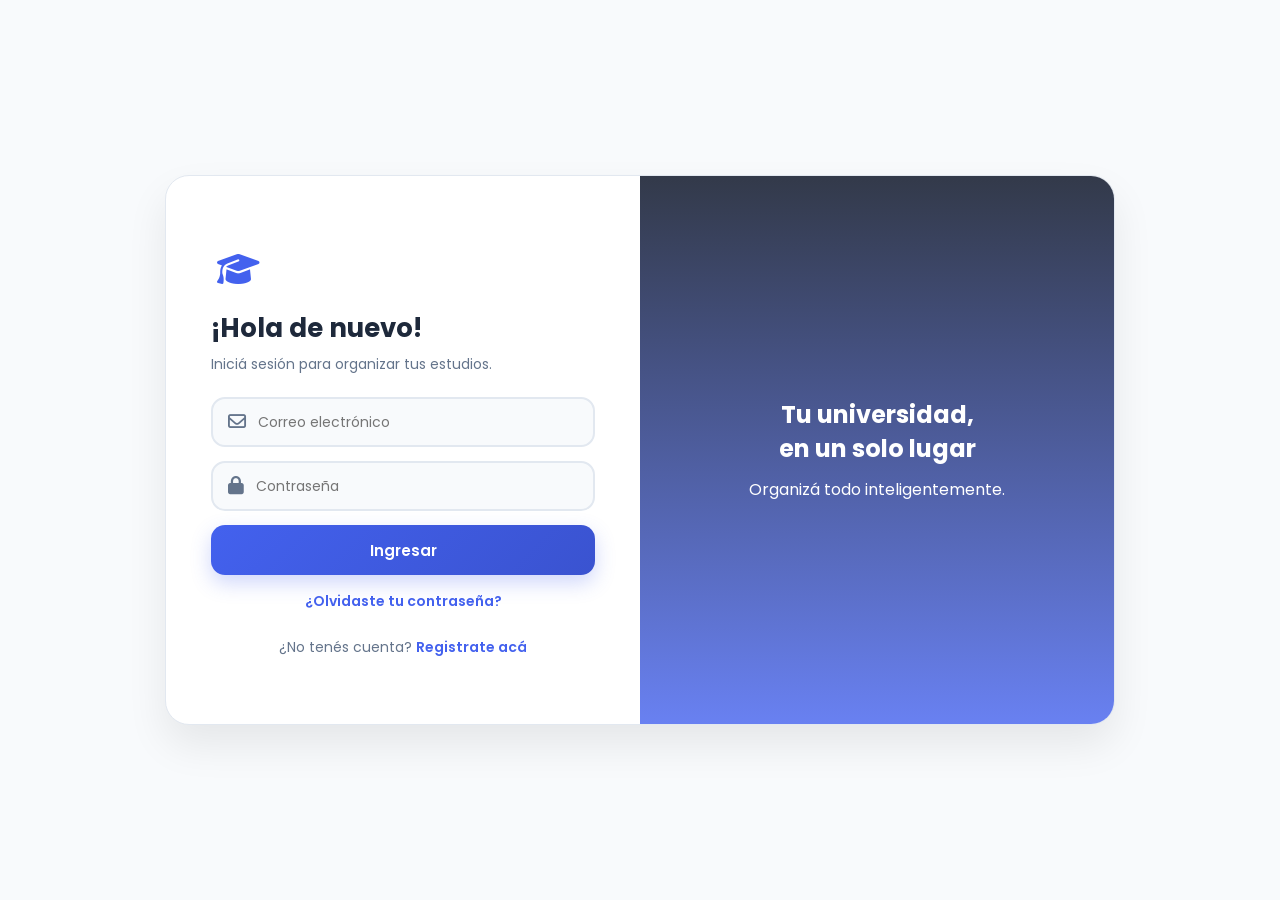
<file: index.html>
<!DOCTYPE html>
<html lang="es">
<head>
    <meta charset="UTF-8">
    <meta name="viewport" content="width=device-width, initial-scale=1.0">
    <title>Mi Vida Universitaria - Login</title>
    <link rel="stylesheet" href="https://cdnjs.cloudflare.com/ajax/libs/font-awesome/6.5.2/css/all.min.css">
    <link rel="stylesheet" href="./styles.css">
</head>
<body>
    <div class="login-page fade-in">
        <div class="login-card">
            <div class="login-content">
                <div class="logo"><i class="fa-solid fa-graduation-cap"></i></div>
                <h1>¡Hola de nuevo!</h1>
                <p class="subtitle">Iniciá sesión para organizar tus estudios.</p>
                <form id="loginForm">
                    <div class="input-group">
                        <i class="fa-regular fa-envelope"></i>
                        <input type="email" id="email" placeholder="Correo electrónico" required>
                    </div>
                    <div class="input-group">
                        <i class="fa-solid fa-lock"></i>
                        <input type="password" id="password" placeholder="Contraseña" required>
                    </div>
                    <button type="submit" class="btn-primary">Ingresar</button>
                </form>
                <a href="recuperar.html" class="forgot-password">¿Olvidaste tu contraseña?</a>
                <p class="register-text">¿No tenés cuenta? <a href="registro.html">Registrate acá</a></p>
            </div>
            <div class="login-decoration"><div class="decoration-text"><h2>Tu universidad,<br>en un solo lugar</h2><p>Organizá todo inteligentemente.</p></div></div>
        </div>
    </div>
    <script src="./js/ui.js"></script>
    <script src="./js/auth.js"></script>
</body>
</html>
</file>
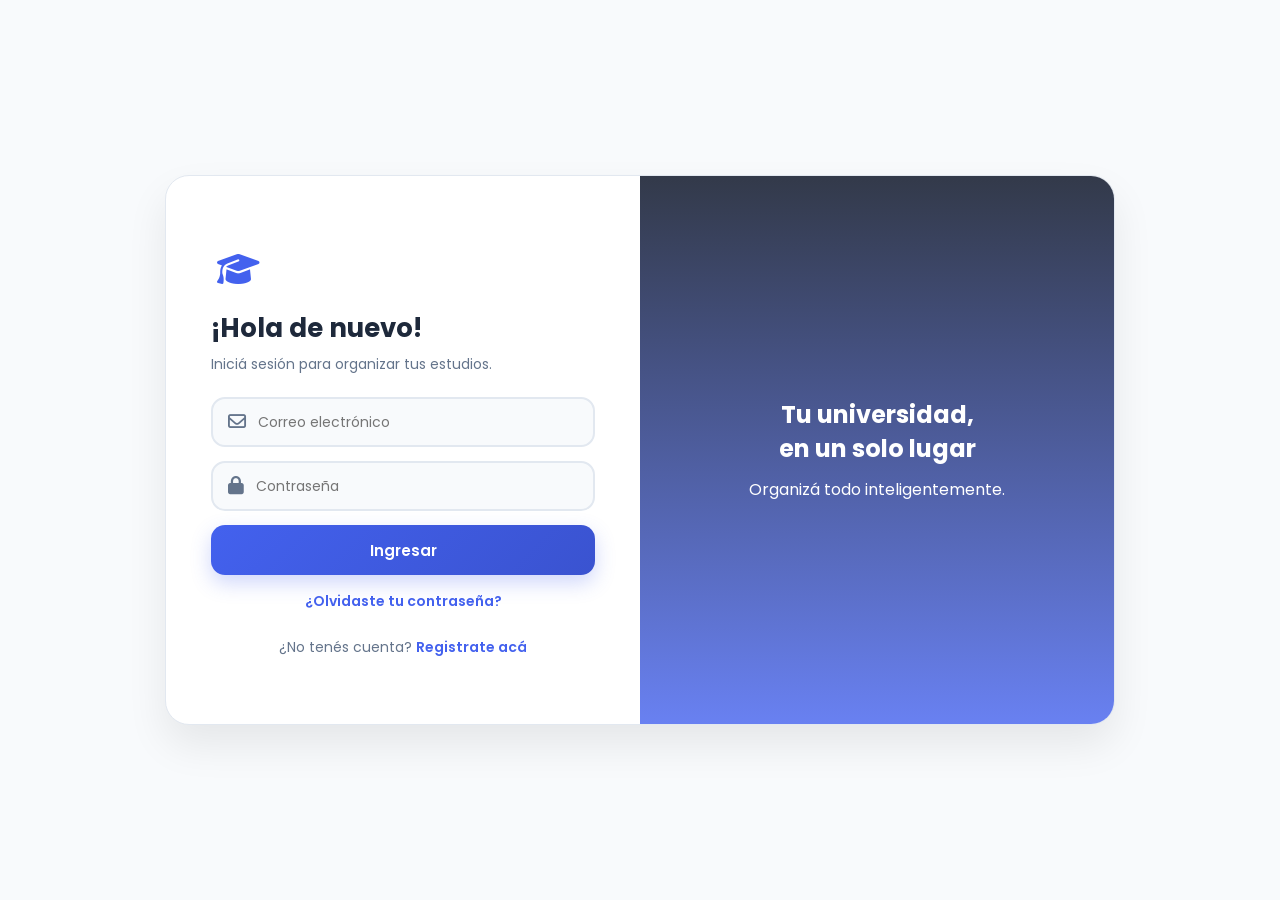
<file: agenda.html>
<!DOCTYPE html>
<html lang="es">
<head>
    <meta charset="UTF-8">
    <meta name="viewport" content="width=device-width, initial-scale=1.0, maximum-scale=1.0, user-scalable=no">
    <title>Mi Vida Universitaria - Agenda</title>
    <link rel="icon" href="data:image/svg+xml,<svg xmlns=%22http://www.w3.org/2000/svg%22 viewBox=%220 0 100 100%22><text y=%22.9em%22 font-size=%2290%22>🎓</text></svg>">
    <link rel="stylesheet" href="https://cdnjs.cloudflare.com/ajax/libs/font-awesome/6.5.2/css/all.min.css">
    <link rel="stylesheet" href="./styles.css">
    <script src="./js/ui.js"></script>
</head>
<body>
    <div class="app fade-in">
        <aside class="sidebar">
            <div class="brand"><i class="fa-solid fa-graduation-cap"></i><span>Mi Vida<br>Universitaria</span></div>
            <nav>
                <a href="dashboard.html" class="menu-item"><i class="fa-solid fa-house"></i><span>Inicio</span></a>
                <a href="materias.html" class="menu-item"><i class="fa-solid fa-book"></i><span>Materias</span></a>
                <a href="agenda.html" class="menu-item active"><i class="fa-regular fa-calendar"></i><span>Agenda</span></a>
                <a href="perfil.html" class="menu-item"><i class="fa-regular fa-user"></i><span>Perfil</span></a>
                <a href="ayuda.html" class="menu-item"><i class="fa-regular fa-circle-question"></i><span>Ayuda</span></a>
            </nav>

            <div class="sidebar-pomodoro">
                <div class="sidebar-pomo-title">
                    <span><i class="fa-solid fa-stopwatch"></i> Pomodoro</span>
                    <i class="fa-solid fa-circle-info" id="sidebarPomoInfo" style="cursor: pointer;" title="¿Cómo funciona?"></i>
                </div>
                <div class="sidebar-pomo-timer" id="sidebarPomoTimer">25:00</div>
                <div class="sidebar-pomo-btns">
                    <button class="sidebar-pomo-btn" id="sidebarPomoStart">Iniciar</button>
                    <button class="sidebar-pomo-btn reset" id="sidebarPomoReset">Reset</button>
                </div>
            </div>

            <button id="logoutButton" class="logout" type="button"><i class="fa-solid fa-right-from-bracket"></i><span>Cerrar sesión</span></button>
        </aside>

        <main class="main-content">
            <header class="topbar">
                <div class="date-badge">
                    <i class="fa-regular fa-calendar-days"></i>
                    <span>Agenda Global</span>
                </div>
                <div class="user">
                    <button id="themeToggle" class="theme-btn" title="Cambiar tema"><i class="fa-solid fa-moon"></i></button>
                    <div class="avatar" id="userAvatar">U</div>
                </div>
            </header>

            <section class="dashboard">
                <div style="display: flex; justify-content: space-between; align-items: center; margin-bottom: 20px; flex-wrap: wrap; gap:15px;">
                    <div>
                        <h1 style="color: var(--dark); font-weight: 700; font-size: 24px;">Agenda Global</h1>
                        <p class="subtitle" style="margin-bottom:0;">Todos tus compromisos agendados.</p>
                    </div>
                    <button id="addEventButton" class="btn-primary" type="button" style="width: auto; padding: 0 20px;"><i class="fa-solid fa-plus"></i> Nuevo Evento</button>
                </div>

                <div id="eventForm" class="stat-card fade-in" style="display: none; max-width: 600px; margin-bottom: 20px;">
                    <h3 style="margin-bottom: 15px; color: var(--dark);">Agendar Evento</h3>
                    <input type="text" id="eventTitle" placeholder="Título (Ej: Entrega de Trabajo)" class="input-group" style="margin-bottom:10px;">
                    
                    <div class="input-group" style="margin-bottom:10px; padding: 0 10px;">
                        <i class="fa-solid fa-book" style="color: var(--text-light); margin-left: 5px;"></i>
                        <select id="eventSubjectSelect" style="width: 100%; height: 100%; background: transparent; border: none; outline: none; color: var(--text);">
                            <option value="General">Materia: General</option>
                        </select>
                    </div>

                    <input type="date" id="eventDate" class="input-group" style="margin-bottom:10px;">

                    <div class="input-group" style="margin-bottom:15px; padding: 0 10px;">
                        <i class="fa-solid fa-tag" style="color: var(--text-light); margin-left: 5px;"></i>
                        <select id="eventType" style="width: 100%; height: 100%; background: transparent; border: none; outline: none; color: var(--text);">
                            <option value="Examen">Examen</option>
                            <option value="TP">TP</option>
                            <option value="Entrega">Entrega</option>
                            <option value="Final">Examen Final</option>
                        </select>
                    </div>

                    <button id="saveEventButton" class="btn-primary" type="button">Guardar Evento</button>
                </div>

                <!-- FILTROS DE AGENDA -->
                <div class="filter-container" id="filterContainer">
                    <button class="filter-btn active" data-filter="todos">Todos</button>
                    <button class="filter-btn" data-filter="Examen">Exámenes</button>
                    <button class="filter-btn" data-filter="TP">TPs</button>
                    <button class="filter-btn" data-filter="Entrega">Entregas</button>
                    <button class="filter-btn" data-filter="Final">Finales</button>
                </div>

                <div id="eventsList"></div>
                <div id="emptyEvents" class="empty-state" style="display: none;">
                    <i class="fa-regular fa-calendar-xmark"></i>
                    <h3>No hay eventos en esta categoría</h3>
                    <p style="font-size: 13px; margin-top: 4px;">Agregá nuevos compromisos para organizarte mejor.</p>
                </div>
            </section>
        </main>

        <nav class="bottom-nav">
            <a href="dashboard.html" class="bottom-item"><i class="fa-solid fa-house"></i>Inicio</a>
            <a href="materias.html" class="bottom-item"><i class="fa-solid fa-book"></i>Materias</a>
            <a href="agenda.html" class="bottom-item active"><i class="fa-regular fa-calendar"></i>Agenda</a>
            <a href="perfil.html" class="bottom-item"><i class="fa-regular fa-user"></i>Perfil</a>
            <a href="ayuda.html" class="bottom-item"><i class="fa-regular fa-circle-question"></i>Ayuda</a>
        </nav>
    </div>
    <script src="./js/agenda.js"></script>
</body>
</html>
</file>
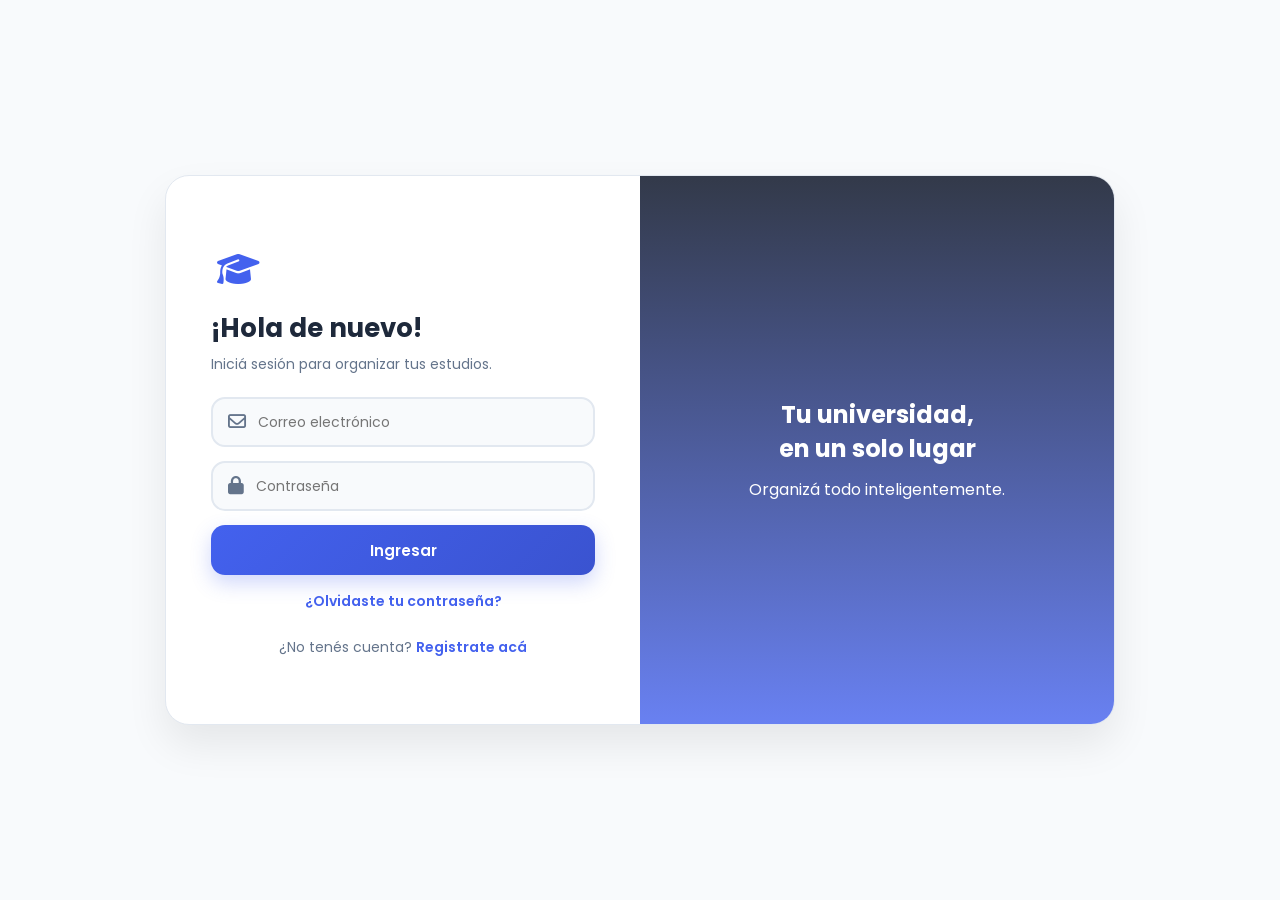
<file: ayuda.html>
<!DOCTYPE html>
<html lang="es">
<head>
    <meta charset="UTF-8">
    <meta name="viewport" content="width=device-width, initial-scale=1.0, maximum-scale=1.0, user-scalable=no">
    <title>Mi Vida Universitaria</title>
    <link rel="icon" href="data:image/svg+xml,<svg xmlns=%22http://www.w3.org/2000/svg%22 viewBox=%220 0 100 100%22><text y=%22.9em%22 font-size=%2290%22>🎓</text></svg>">
    <link rel="stylesheet" href="https://cdnjs.cloudflare.com/ajax/libs/font-awesome/6.5.2/css/all.min.css">
    <link rel="stylesheet" href="./styles.css">
    <script src="./js/ui.js"></script>
</head>
<body>
    <div class="app fade-in">
        <aside class="sidebar">
            <div class="brand"><i class="fa-solid fa-graduation-cap"></i><span>Mi Vida<br>Universitaria</span></div>
            <nav>
                <a href="dashboard.html" class="menu-item"><i class="fa-solid fa-house"></i><span>Inicio</span></a>
                <a href="materias.html" class="menu-item"><i class="fa-solid fa-book"></i><span>Materias</span></a>
                <a href="agenda.html" class="menu-item"><i class="fa-regular fa-calendar"></i><span>Agenda</span></a>
                <a href="perfil.html" class="menu-item"><i class="fa-regular fa-user"></i><span>Perfil</span></a>
                <a href="ayuda.html" class="menu-item active"><i class="fa-regular fa-circle-question"></i><span>Ayuda</span></a>
            </nav>

            <div class="sidebar-pomodoro">
                <div class="sidebar-pomo-title">
                    <span><i class="fa-solid fa-stopwatch"></i> Pomodoro</span>
                    <i class="fa-solid fa-circle-info" id="sidebarPomoInfo" style="cursor: pointer;" title="¿Cómo funciona?"></i>
                </div>
                <div class="sidebar-pomo-timer" id="sidebarPomoTimer">25:00</div>
                <div class="sidebar-pomo-btns">
                    <button class="sidebar-pomo-btn" id="sidebarPomoStart">Iniciar</button>
                    <button class="sidebar-pomo-btn reset" id="sidebarPomoReset">Reset</button>
                </div>
            </div>

            <button id="logoutButton" class="logout" type="button"><i class="fa-solid fa-right-from-bracket"></i><span>Cerrar sesión</span></button>
        </aside>

        <main class="main-content">
            <header class="topbar">
                <div class="date-badge">
                    <i class="fa-regular fa-circle-question"></i>
                    <span>Manual de Ayuda</span>
                </div>
                <div class="user">
                    <button id="themeToggle" class="theme-btn" title="Cambiar tema"><i class="fa-solid fa-moon"></i></button>
                    <div class="avatar" id="userAvatar">U</div>
                </div>
            </header>

            <section class="dashboard">
                <h1 style="color: var(--dark); font-weight: 700; font-size: 24px; margin-bottom: 6px;">Manual de Uso y Funciones</h1>
                <p class="subtitle" style="margin-bottom: 25px;">Todo lo que necesitás saber para sacarle el máximo provecho a tu plataforma de organización universitaria.</p>

                <div style="display: grid; gap: 20px;">
                    
                    <div class="stat-card">
                        <h3 style="color: var(--primary); font-size: 18px; display: flex; align-items: center; gap: 10px;">
                            <i class="fa-solid fa-book-open"></i> 1. Gestión de Materias y Eventos Rápidos
                        </h3>
                        <p style="font-size: 14px; color: var(--text-light); line-height: 1.6;">
                            En la sección de <strong>Materias</strong> podés registrar tus cursadas agregando el nombre, profesor y horarios. Cuenta con estas ventajas:
                        </p>
                        <ul style="margin-left: 20px; font-size: 14px; color: var(--text); display: flex; flex-direction: column; gap: 6px; margin-top: 8px;">
                            <li><strong>Contador de eventos:</strong> Cada tarjeta te muestra cuántos compromisos tiene vinculados.</li>
                            <li><strong>Clic en la materia:</strong> Hacé clic en cualquier parte de la tarjeta de una materia para abrir un panel flotante y agendar un evento directamente asociado a ella.</li>
                            <li><strong>Prevención de duplicados:</strong> El sistema te protege para no registrar dos materias con el mismo nombre.</li>
                        </ul>
                    </div>

                    <div class="stat-card">
                        <h3 style="color: var(--primary); font-size: 18px; display: flex; align-items: center; gap: 10px;">
                            <i class="fa-regular fa-calendar-days"></i> 2. Agenda y Filtros Avanzados
                        </h3>
                        <p style="font-size: 14px; color: var(--text-light); line-height: 1.6;">
                            La <strong>Agenda Global</strong> agrupa todos tus exámenes, trabajos prácticos, entregas y finales ordenados por fecha.
                        </p>
                        <ul style="margin-left: 20px; font-size: 14px; color: var(--text); display: flex; flex-direction: column; gap: 6px; margin-top: 8px;">
                            <li><strong>Filtros rápidos:</strong> Usá los botones superiores (<em>Todos, Exámenes, TPs, Entregas, Finales</em>) para ordenar visualmente los eventos que querés ver.</li>
                            <li><strong>Control de fechas pasadas:</strong> Si intentás agendar algo en una fecha anterior a hoy, recibirás un aviso preventivo.</li>
                            <li><strong>Estados y completados:</strong> Marcá con el botón circular de check cada tarea finalizada para actualizar tu barra de progreso general en el Inicio.</li>
                        </ul>
                    </div>

                    <div class="stat-card">
                        <h3 style="color: var(--primary); font-size: 18px; display: flex; align-items: center; gap: 10px;">
                            <i class="fa-solid fa-stopwatch"></i> 3. Cronómetro Pomodoro Integrado
                        </h3>
                        <p style="font-size: 14px; color: var(--text-light); line-height: 1.6;">
                            En la barra lateral izquierda encontrás el widget de <strong>Pomodoro</strong> configurado en bloques de 25 minutos de estudio enfocado. Podés iniciarlo, pausarlo o reiniciarlo mientras navegás por las distintas secciones de la plataforma.
                        </p>
                    </div>

                    <div class="stat-card">
                        <h3 style="color: var(--primary); font-size: 18px; display: flex; align-items: center; gap: 10px;">
                            <i class="fa-solid fa-database"></i> 4. Respaldo de Datos (Perfil)
                        </h3>
                        <p style="font-size: 14px; color: var(--text-light); line-height: 1.6;">
                            Tus datos se guardan de forma segura en el almacenamiento local de tu navegador. Desde la sección de <strong>Perfil</strong> podés:
                        </p>
                        <ul style="margin-left: 20px; font-size: 14px; color: var(--text); display: flex; flex-direction: column; gap: 6px; margin-top: 8px;">
                            <li><strong>Exportar Datos:</strong> Descargar un archivo de respaldo en formato JSON con todas tus materias y eventos.</li>
                            <li><strong>Importar Datos:</strong> Restaurar tu información en cualquier momento desde un archivo compatible, con validación de seguridad incorporada contra errores.</li>
                        </ul>
                    </div>

                </div>
            </section>
        </main>

        <nav class="bottom-nav">
            <a href="dashboard.html" class="bottom-item"><i class="fa-solid fa-house"></i>Inicio</a>
            <a href="materias.html" class="bottom-item"><i class="fa-solid fa-book"></i>Materias</a>
            <a href="agenda.html" class="bottom-item"><i class="fa-regular fa-calendar"></i>Agenda</a>
            <a href="perfil.html" class="bottom-item"><i class="fa-regular fa-user"></i>Perfil</a>
            <a href="ayuda.html" class="bottom-item active"><i class="fa-regular fa-circle-question"></i>Ayuda</a>
        </nav>
    </div>
    <script>
        document.addEventListener("DOMContentLoaded", () => {
            let usuario;
            try {
                usuario = JSON.parse(localStorage.getItem("usuario"));
                if (!usuario) throw new Error();
            } catch(err) {
                window.location.replace("index.html"); return;
            }
            const avatarEl = document.getElementById("userAvatar");
            if (avatarEl && usuario.nombre) {
                avatarEl.textContent = usuario.nombre.charAt(0).toUpperCase();
            }
            document.querySelectorAll(".logout").forEach(btn => {
                btn.addEventListener("click", () => {
                    localStorage.removeItem("usuario");
                    window.location.replace("index.html");
                });
            });
        });
    </script>
</body>
</html>
</file>
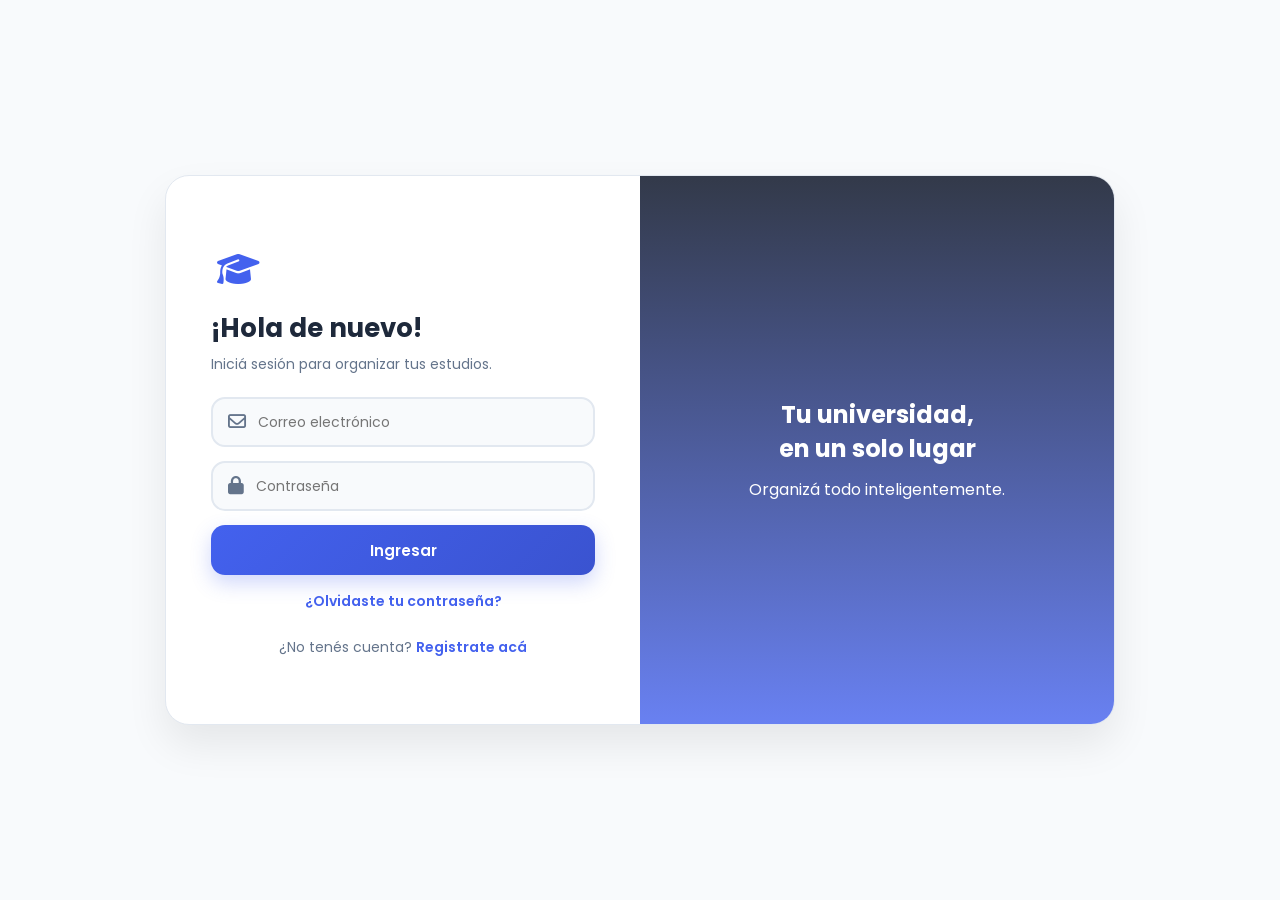
<file: dashboard.html>
<!DOCTYPE html>
<html lang="es">
<head>
    <meta charset="UTF-8">
    <meta name="viewport" content="width=device-width, initial-scale=1.0, maximum-scale=1.0, user-scalable=no">
    <title>Mi Vida Universitaria</title>
    <link rel="icon" href="data:image/svg+xml,<svg xmlns=%22http://www.w3.org/2000/svg%22 viewBox=%220 0 100 100%22><text y=%22.9em%22 font-size=%2290%22>🎓</text></svg>">
    <link rel="stylesheet" href="https://cdnjs.cloudflare.com/ajax/libs/font-awesome/6.5.2/css/all.min.css">
    <link rel="stylesheet" href="./styles.css">
    <script src="./js/ui.js"></script>
</head>
<body>
    <div class="app fade-in">
        <aside class="sidebar">
            <div class="brand"><i class="fa-solid fa-graduation-cap"></i><span>Mi Vida<br>Universitaria</span></div>
            <nav>
                <a href="dashboard.html" class="menu-item active"><i class="fa-solid fa-house"></i><span>Inicio</span></a>
                <a href="materias.html" class="menu-item"><i class="fa-solid fa-book"></i><span>Materias</span></a>
                <a href="agenda.html" class="menu-item"><i class="fa-regular fa-calendar"></i><span>Agenda</span></a>
                <a href="perfil.html" class="menu-item"><i class="fa-regular fa-user"></i><span>Perfil</span></a>
                <a href="ayuda.html" class="menu-item"><i class="fa-regular fa-circle-question"></i><span>Ayuda</span></a>
            </nav>
            <button id="logoutButton" class="logout" type="button"><i class="fa-solid fa-right-from-bracket"></i><span>Cerrar sesión</span></button>
        </aside>

        <main class="main-content">
            <header class="topbar">
                <div class="date-badge" id="currentDate">
                    <i class="fa-regular fa-calendar-days"></i>
                    <span>Cargando fecha...</span>
                </div>
                <div class="user">
                    <button id="themeToggle" class="theme-btn" title="Cambiar tema"><i class="fa-solid fa-moon"></i></button>
                    <div class="avatar" id="userAvatar">U</div>
                </div>
            </header>

            <section class="dashboard">
                
                <!-- NUEVO BANNER DE BIENVENIDA MODERNO -->
                <div style="display: flex; justify-content: space-between; align-items: stretch; flex-wrap: wrap; gap: 20px; margin-bottom: 25px;">
                    
                    <div class="welcome-banner fade-in">
                        <h1 id="dynamicGreeting" class="welcome-title">Hola 👋</h1>
                        <p id="motivationalQuote" class="welcome-quote">"El éxito es la suma de pequeños esfuerzos."</p>
                    </div>
                    
                    <div style="display: flex; align-items: center;">
                        <a href="agenda.html" class="btn-primary" style="width: auto; padding: 0 25px; text-decoration: none; height: 55px; border-radius: 16px;"><i class="fa-solid fa-plus"></i> Nueva Tarea</a>
                    </div>

                </div>
                <!-- ================================== -->

                <div class="stats" style="grid-template-columns: repeat(3, minmax(0, 1fr)); margin-top: 0;">
                    <div class="stat-card" style="grid-column: span 2;">
                        <h3 style="color: var(--dark); margin-bottom: 5px;">Progreso General</h3>
                        <span id="progressText" style="font-size: 13px; color: var(--text-light);">0% Completado</span>
                        <div class="progress-container"><div class="progress-bar" id="progressBar"></div></div>
                        <div style="display: flex; gap: 20px; margin-top: 15px;">
                            <div><strong id="pendientesCount" class="num-big">0</strong> <span style="font-size: 13px; color: var(--text-light);">Pendientes</span></div>
                            <div style="border-left: 1px solid var(--border); padding-left: 20px;"><strong id="completadasCount" class="num-big">0</strong> <span style="font-size: 13px; color: var(--text-light);">Listas</span></div>
                        </div>
                    </div>

                    <div class="stat-card" style="align-items: center; text-align: center; justify-content: center; background: linear-gradient(135deg, rgba(67, 97, 238, 0.04), rgba(114, 9, 183, 0.04)); border-color: var(--primary);">
                        <h3 style="color: var(--primary); font-size: 15px; display: flex; align-items: center; gap: 6px;">
                            <i class="fa-solid fa-stopwatch"></i> Pomodoro 
                            <i class="fa-solid fa-circle-info" id="sidebarPomoInfo" style="cursor: pointer; font-size: 13px;" title="¿Cómo funciona?"></i>
                        </h3>
                        <div class="sidebar-pomo-timer" id="sidebarPomoTimer" style="font-size: 36px; margin: 5px 0;">25:00</div>
                        <div style="display: flex; gap: 8px; width: 100%;">
                            <button class="sidebar-pomo-btn" id="sidebarPomoStart" style="height: 36px; font-size: 13px;">Iniciar</button>
                            <button class="sidebar-pomo-btn reset" id="sidebarPomoReset" style="height: 36px; font-size: 13px;">Reset</button>
                        </div>
                    </div>
                </div>

                <div style="margin-top: 30px;">
                    <h2 style="color: var(--dark); font-weight: 600; font-size: 20px;">Tus tareas urgentes</h2>
                    <div id="listaPendientesDashboard" style="margin-top: 15px;"></div>
                    <p id="sinPendientes" class="subtitle" style="display: none; text-align: center; padding: 25px; background: var(--white); border-radius: 16px; color: var(--text-light);">🎉 ¡No tenés tareas pendientes!</p>
                </div>
            </section>
        </main>

        <nav class="bottom-nav">
            <a href="dashboard.html" class="bottom-item active"><i class="fa-solid fa-house"></i>Inicio</a>
            <a href="materias.html" class="bottom-item"><i class="fa-solid fa-book"></i>Materias</a>
            <a href="agenda.html" class="bottom-item"><i class="fa-regular fa-calendar"></i>Agenda</a>
            <a href="perfil.html" class="bottom-item"><i class="fa-regular fa-user"></i>Perfil</a>
            <a href="ayuda.html" class="bottom-item"><i class="fa-regular fa-circle-question"></i>Ayuda</a>
        </nav>
    </div>
    
    <script src="./js/app.js"></script>
</body>
</html>
</file>
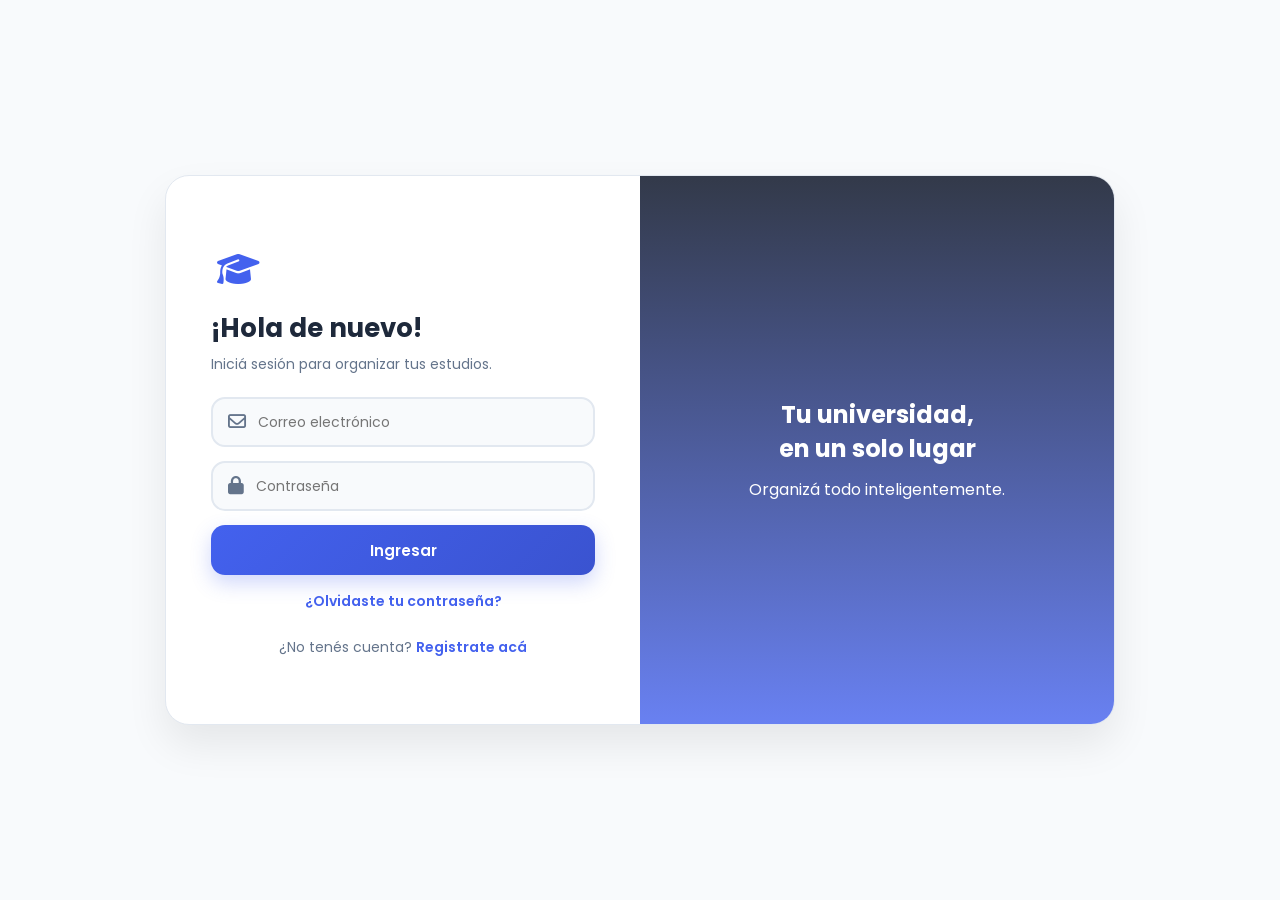
<file: materias.html>
<!DOCTYPE html>
<html lang="es">
<head>
    <meta charset="UTF-8">
    <meta name="viewport" content="width=device-width, initial-scale=1.0, maximum-scale=1.0, user-scalable=no">
    <title>Mi Vida Universitaria - Materias</title>
    <link rel="icon" href="data:image/svg+xml,<svg xmlns=%22http://www.w3.org/2000/svg%22 viewBox=%220 0 100 100%22><text y=%22.9em%22 font-size=%2290%22>🎓</text></svg>">
    <link rel="stylesheet" href="https://cdnjs.cloudflare.com/ajax/libs/font-awesome/6.5.2/css/all.min.css">
    <link rel="stylesheet" href="./styles.css">
    <script src="./js/ui.js"></script>
</head>
<body>
    <div class="app fade-in">
        <aside class="sidebar">
            <div class="brand"><i class="fa-solid fa-graduation-cap"></i><span>Mi Vida<br>Universitaria</span></div>
            <nav>
                <a href="dashboard.html" class="menu-item"><i class="fa-solid fa-house"></i><span>Inicio</span></a>
                <a href="materias.html" class="menu-item active"><i class="fa-solid fa-book"></i><span>Materias</span></a>
                <a href="agenda.html" class="menu-item"><i class="fa-regular fa-calendar"></i><span>Agenda</span></a>
                <a href="perfil.html" class="menu-item"><i class="fa-regular fa-user"></i><span>Perfil</span></a>
                <a href="ayuda.html" class="menu-item"><i class="fa-regular fa-circle-question"></i><span>Ayuda</span></a>
            </nav>

            <div class="sidebar-pomodoro">
                <div class="sidebar-pomo-title">
                    <span><i class="fa-solid fa-stopwatch"></i> Pomodoro</span>
                    <i class="fa-solid fa-circle-info" id="sidebarPomoInfo" style="cursor: pointer;" title="¿Cómo funciona?"></i>
                </div>
                <div class="sidebar-pomo-timer" id="sidebarPomoTimer">25:00</div>
                <div class="sidebar-pomo-btns">
                    <button class="sidebar-pomo-btn" id="sidebarPomoStart">Iniciar</button>
                    <button class="sidebar-pomo-btn reset" id="sidebarPomoReset">Reset</button>
                </div>
            </div>

            <button id="logoutButton" class="logout" type="button"><i class="fa-solid fa-right-from-bracket"></i><span>Cerrar sesión</span></button>
        </aside>

        <main class="main-content">
            <header class="topbar">
                <div class="date-badge">
                    <i class="fa-solid fa-book"></i>
                    <span>Mis Materias</span>
                </div>
                <div class="user">
                    <button id="themeToggle" class="theme-btn" title="Cambiar tema"><i class="fa-solid fa-moon"></i></button>
                    <div class="avatar" id="userAvatar">U</div>
                </div>
            </header>

            <section class="dashboard">
                <div style="display: flex; justify-content: space-between; align-items: center; margin-bottom: 20px; flex-wrap: wrap; gap:15px;">
                    <div>
                        <h1 style="color: var(--dark); font-weight: 700; font-size: 24px;">Mis Materias</h1>
                        <p class="subtitle" style="margin-bottom:0;">Administrá tus cursadas y sus detalles.</p>
                    </div>
                    <button id="btnNuevaMateria" class="btn-primary" type="button" style="width: auto; padding: 0 20px;"><i class="fa-solid fa-plus"></i> Nueva Materia</button>
                </div>

                <div id="materiaFormSection" class="stat-card fade-in" style="display: none; max-width: 600px; margin-bottom: 20px;">
                    <h3 style="margin-bottom: 15px; color: var(--dark);">Agregar Materia</h3>
                    <input type="text" id="materiaNombre" placeholder="Nombre de la materia (Ej: Álgebra)" class="input-group" style="margin-bottom:10px;">
                    <input type="text" id="materiaProfesor" placeholder="Profesor/a (Opcional)" class="input-group" style="margin-bottom:10px;">
                    <input type="text" id="materiaHorario" placeholder="Día y Horario (Ej: Lunes 18:00hs)" class="input-group" style="margin-bottom:15px;">
                    <button id="btnGuardarMateria" class="btn-primary" type="button">Guardar Materia</button>
                </div>

                <div id="listaMaterias"></div>
                <div id="emptyMaterias" class="empty-state" style="display: none;">
                    <i class="fa-solid fa-book-bookmark"></i>
                    <h3>No tenés materias registradas</h3>
                    <p style="font-size: 13px; margin-top: 4px;">Hacé clic en "Nueva Materia" para comenzar.</p>
                </div>
            </section>
        </main>

        <nav class="bottom-nav">
            <a href="dashboard.html" class="bottom-item"><i class="fa-solid fa-house"></i>Inicio</a>
            <a href="materias.html" class="bottom-item active"><i class="fa-solid fa-book"></i>Materias</a>
            <a href="agenda.html" class="bottom-item"><i class="fa-regular fa-calendar"></i>Agenda</a>
            <a href="perfil.html" class="bottom-item"><i class="fa-regular fa-user"></i>Perfil</a>
            <a href="ayuda.html" class="bottom-item"><i class="fa-regular fa-circle-question"></i>Ayuda</a>
        </nav>
    </div>
    <script src="./js/materias.js"></script>
</body>
</html>
</file>
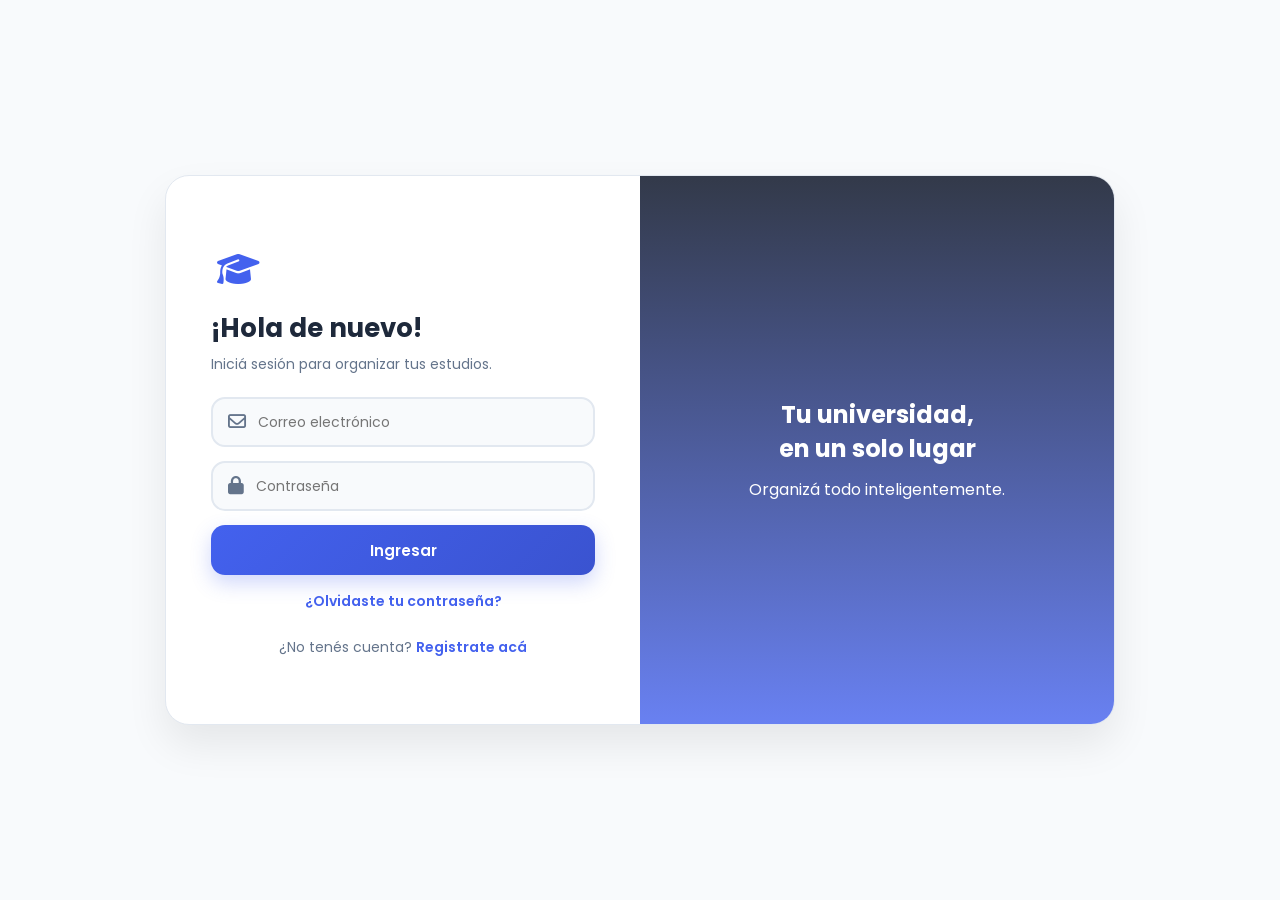
<file: perfil.html>
<!DOCTYPE html>
<html lang="es">
<head>
    <meta charset="UTF-8">
    <meta name="viewport" content="width=device-width, initial-scale=1.0, maximum-scale=1.0, user-scalable=no">
    <title>Mi Vida Universitaria</title>
    <link rel="icon" href="data:image/svg+xml,<svg xmlns=%22http://www.w3.org/2000/svg%22 viewBox=%220 0 100 100%22><text y=%22.9em%22 font-size=%2290%22>🎓</text></svg>">
    <link rel="stylesheet" href="https://cdnjs.cloudflare.com/ajax/libs/font-awesome/6.5.2/css/all.min.css">
    <link rel="stylesheet" href="./styles.css">
    <script src="./js/ui.js"></script>
</head>
<body>
    <div class="app fade-in">
        <aside class="sidebar">
            <div class="brand"><i class="fa-solid fa-graduation-cap"></i><span>Mi Vida<br>Universitaria</span></div>
            <nav>
                <a href="dashboard.html" class="menu-item"><i class="fa-solid fa-house"></i><span>Inicio</span></a>
                <a href="materias.html" class="menu-item"><i class="fa-solid fa-book"></i><span>Materias</span></a>
                <a href="agenda.html" class="menu-item"><i class="fa-regular fa-calendar"></i><span>Agenda</span></a>
                <a href="perfil.html" class="menu-item active"><i class="fa-regular fa-user"></i><span>Perfil</span></a>
                <a href="ayuda.html" class="menu-item"><i class="fa-regular fa-circle-question"></i><span>Ayuda</span></a>
            </nav>

            <div class="sidebar-pomodoro">
                <div class="sidebar-pomo-title">
                    <span><i class="fa-solid fa-stopwatch"></i> Pomodoro</span>
                    <i class="fa-solid fa-circle-info" id="sidebarPomoInfo" style="cursor: pointer;" title="¿Cómo funciona?"></i>
                </div>
                <div class="sidebar-pomo-timer" id="sidebarPomoTimer">25:00</div>
                <div class="sidebar-pomo-btns">
                    <button class="sidebar-pomo-btn" id="sidebarPomoStart">Iniciar</button>
                    <button class="sidebar-pomo-btn reset" id="sidebarPomoReset">Reset</button>
                </div>
            </div>

            <button id="logoutButton" class="logout" type="button"><i class="fa-solid fa-right-from-bracket"></i><span>Cerrar sesión</span></button>
        </aside>

        <main class="main-content">
            <header class="topbar">
                <div class="date-badge">
                    <i class="fa-regular fa-user"></i>
                    <span>Mi Perfil</span>
                </div>
                <div class="user">
                    <button id="themeToggle" class="theme-btn" title="Cambiar tema"><i class="fa-solid fa-moon"></i></button>
                    <div class="avatar" id="userAvatar">U</div>
                </div>
            </header>

            <section class="dashboard">
                <h1 style="color: var(--dark); font-weight: 700; font-size: 24px;">Mi Perfil</h1>
                <p class="subtitle">Actualizá tus datos personales y gestioná tus copias de seguridad.</p>

                <div class="stat-card" style="max-width: 600px; margin-top: 20px;">
                    <div style="display: flex; align-items: center; gap: 20px; margin-bottom: 25px;">
                        <div class="avatar" id="profileAvatar" style="width: 70px; height: 70px; font-size: 28px;">U</div>
                        <div>
                            <h2 id="profileName" style="color: var(--dark); font-weight: 700; font-size: 20px;">Usuario</h2>
                            <span id="profileEmail" style="color: var(--text-light); font-size: 14px;">usuario@email.com</span>
                        </div>
                    </div>
                    
                    <label style="font-size: 12px; color: var(--text-light); margin-left: 5px;">Nombre completo</label>
                    <input type="text" id="profileNameInput" class="input-group" style="margin-top: 5px; margin-bottom: 15px;">

                    <label style="font-size: 12px; color: var(--text-light); margin-left: 5px;">Correo electrónico</label>
                    <input type="email" id="profileEmailInput" class="input-group" style="margin-top: 5px; margin-bottom: 20px;">

                    <button id="saveProfileButton" class="btn-primary" type="button" style="margin-bottom: 20px;">Guardar cambios</button>

                    <hr style="border: none; border-top: 1px solid var(--border); margin: 15px 0;">

                    <h3 style="color: var(--dark); font-size: 16px; margin-bottom: 10px;"><i class="fa-solid fa-database"></i> Copia de seguridad de tus datos</h3>
                    <p style="color: var(--text-light); font-size: 13px; margin-bottom: 15px;">Exportá tus materias y eventos a un archivo JSON o importalos de forma segura.</p>
                    
                    <div style="display: flex; gap: 10px; flex-wrap: wrap;">
                        <button id="exportDataBtn" class="btn-primary" type="button" style="flex: 1; background: #10b981; box-shadow: 0 8px 20px rgba(16, 185, 129, 0.25);"><i class="fa-solid fa-download"></i> Exportar Datos</button>
                        <button id="importDataBtn" class="btn-primary" type="button" style="flex: 1; background: #f59e0b; box-shadow: 0 8px 20px rgba(245, 158, 11, 0.25);"><i class="fa-solid fa-upload"></i> Importar Datos</button>
                        <input type="file" id="importFile" style="display: none;" accept=".json">
                    </div>
                </div>
            </section>
        </main>

        <nav class="bottom-nav">
            <a href="dashboard.html" class="bottom-item"><i class="fa-solid fa-house"></i>Inicio</a>
            <a href="materias.html" class="bottom-item"><i class="fa-solid fa-book"></i>Materias</a>
            <a href="agenda.html" class="bottom-item"><i class="fa-regular fa-calendar"></i>Agenda</a>
            <a href="perfil.html" class="bottom-item active"><i class="fa-regular fa-user"></i>Perfil</a>
            <a href="ayuda.html" class="bottom-item"><i class="fa-regular fa-circle-question"></i>Ayuda</a>
        </nav>
    </div>
    <script src="./js/perfil.js"></script>
</body>
</html>
</file>
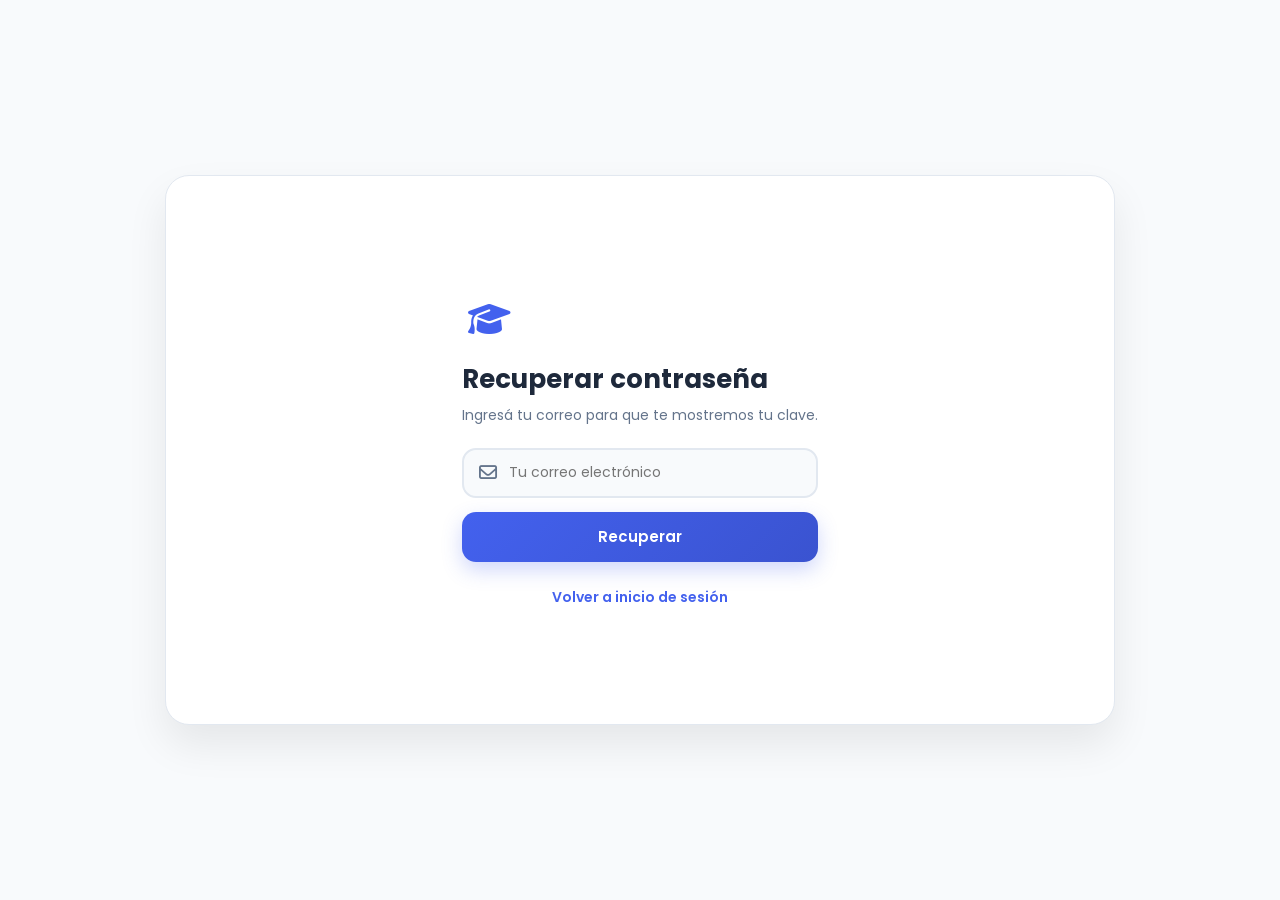
<file: recuperar.html>
<!DOCTYPE html>
<html lang="es">
<head>
    <meta charset="UTF-8">
    <meta name="viewport" content="width=device-width, initial-scale=1.0">
    <title>Mi Vida Universitaria - Recuperar</title>
    <link rel="stylesheet" href="https://cdnjs.cloudflare.com/ajax/libs/font-awesome/6.5.2/css/all.min.css">
    <link rel="stylesheet" href="./styles.css">
</head>
<body>
    <div class="login-page fade-in">
        <div class="login-card" style="grid-template-columns: 1fr;">
            <div class="login-content" style="max-width: 500px; margin: 0 auto;">
                <div class="logo"><i class="fa-solid fa-graduation-cap"></i></div>
                <h1>Recuperar contraseña</h1>
                <p class="subtitle">Ingresá tu correo para que te mostremos tu clave.</p>
                <form id="recuperarForm">
                    <div class="input-group">
                        <i class="fa-regular fa-envelope"></i>
                        <input type="email" id="email" placeholder="Tu correo electrónico" required>
                    </div>
                    <button type="submit" class="btn-primary">Recuperar</button>
                </form>
                <p class="register-text"><a href="index.html">Volver a inicio de sesión</a></p>
            </div>
        </div>
    </div>
    <script src="./js/ui.js"></script>
    <script src="./js/recuperar.js"></script>
</body>
</html>
</file>
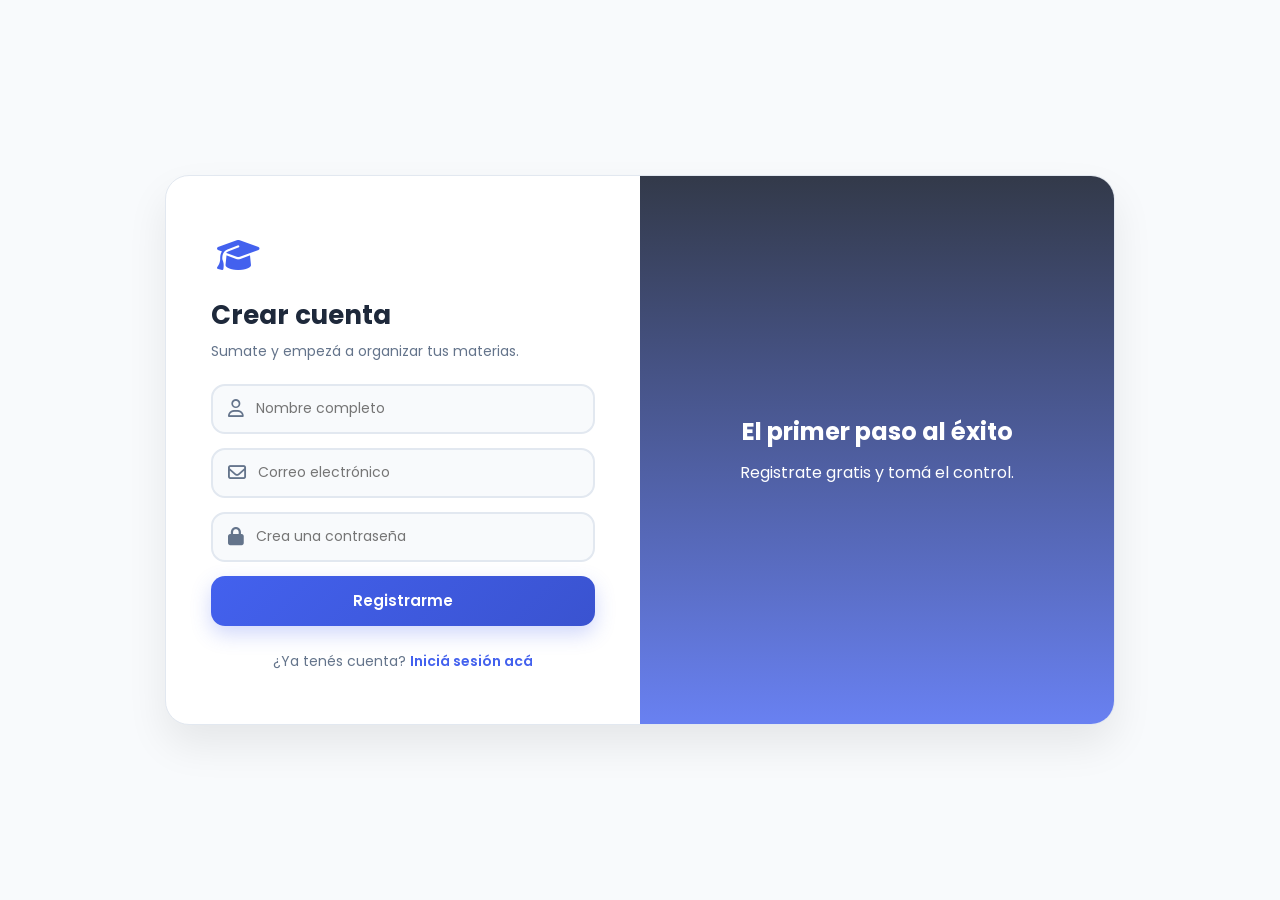
<file: registro.html>
<!DOCTYPE html>
<html lang="es">
<head>
    <meta charset="UTF-8">
    <meta name="viewport" content="width=device-width, initial-scale=1.0">
    <title>Mi Vida Universitaria - Registro</title>
    <link rel="stylesheet" href="https://cdnjs.cloudflare.com/ajax/libs/font-awesome/6.5.2/css/all.min.css">
    <link rel="stylesheet" href="./styles.css">
</head>
<body>
    <div class="login-page fade-in">
        <div class="login-card">
            <div class="login-content">
                <div class="logo"><i class="fa-solid fa-graduation-cap"></i></div>
                <h1>Crear cuenta</h1>
                <p class="subtitle">Sumate y empezá a organizar tus materias.</p>
                <form id="registroForm">
                    <div class="input-group">
                        <i class="fa-regular fa-user"></i>
                        <input type="text" id="nombre" placeholder="Nombre completo" required>
                    </div>
                    <div class="input-group">
                        <i class="fa-regular fa-envelope"></i>
                        <input type="email" id="email" placeholder="Correo electrónico" required>
                    </div>
                    <div class="input-group">
                        <i class="fa-solid fa-lock"></i>
                        <input type="password" id="password" placeholder="Crea una contraseña" required>
                    </div>
                    <button type="submit" class="btn-primary">Registrarme</button>
                </form>
                <p class="register-text">¿Ya tenés cuenta? <a href="index.html">Iniciá sesión acá</a></p>
            </div>
            <div class="login-decoration"><div class="decoration-text"><h2>El primer paso al éxito</h2><p>Registrate gratis y tomá el control.</p></div></div>
        </div>
    </div>
    <script src="./js/ui.js"></script>
    <script src="./js/registro.js"></script>
</body>
</html>
</file>
<file: styles.css>
@import url('https://fonts.googleapis.com/css2?family=Poppins:wght@300;400;500;600;700&display=swap');
* { margin: 0; padding: 0; box-sizing: border-box; font-family: 'Poppins', sans-serif; -webkit-tap-highlight-color: transparent; }
:root { --primary: #4361ee; --primary-hover: #3a53d0; --dark: #1e293b; --text: #334155; --text-light: #64748b; --background: #f8fafc; --white: #ffffff; --border: #e2e8f0; --shadow-soft: 0 10px 30px rgba(0, 0, 0, 0.04); --topbar-bg: rgba(255, 255, 255, 0.85); }
[data-theme="dark"] { --primary: #60a5fa; --primary-hover: #3b82f6; --dark: #f8fafc; --text: #f1f5f9; --text-light: #94a3b8; --background: #0f172a; --white: #1e293b; --border: #334155; --shadow-soft: 0 10px 30px rgba(0, 0, 0, 0.5); --topbar-bg: rgba(30, 41, 59, 0.85); }
body { color: var(--text); background: var(--background); overflow-x: hidden; transition: background 0.3s, color 0.3s; }
::-webkit-scrollbar { width: 6px; height: 6px; }
::-webkit-scrollbar-track { background: var(--background); }
::-webkit-scrollbar-thumb { background: var(--text-light); border-radius: 10px; }
@keyframes fadeIn { from { opacity: 0; transform: translateY(6px); } to { opacity: 1; transform: translateY(0); } }
.fade-in { animation: fadeIn 0.35s ease-out forwards; }
.login-page { min-height: 100vh; display: flex; justify-content: center; align-items: center; padding: 20px; background: var(--background); }
.login-card { width: 100%; max-width: 950px; min-height: 550px; display: grid; grid-template-columns: 1fr 1fr; background: var(--white); border-radius: 24px; overflow: hidden; box-shadow: 0 20px 40px rgba(0,0,0,0.08); border: 1px solid var(--border); transition: 0.3s; }
.login-content { padding: 45px; display: flex; flex-direction: column; justify-content: center; }
.logo { width: 55px; height: 55px; display: flex; align-items: center; justify-content: center; color: var(--primary); font-size: 34px; margin-bottom: 12px; }
.login-content h1 { font-size: 26px; margin-bottom: 6px; color: var(--dark); font-weight: 700; }
.subtitle { color: var(--text-light); font-size: 14px; margin-bottom: 22px; line-height: 1.5; }
.input-group { background: var(--background); border: 2px solid var(--border); border-radius: 14px; padding: 0 15px; height: 50px; display: flex; align-items: center; gap: 12px; margin-bottom: 14px; transition: 0.3s; width: 100%; }
.input-group i { color: var(--text-light); font-size: 18px; }
.input-group input, .input-group select { background-color: transparent !important; border: none; outline: none; height: 100%; width: 100%; font-size: 14px; color: var(--text); }
select { appearance: none; -webkit-appearance: none; -moz-appearance: none; background-image: url("data:image/svg+xml;charset=UTF-8,%3csvg xmlns='http://www.w3.org/2000/svg' viewBox='0 0 24 24' fill='none' stroke='%2364748b' stroke-width='2' stroke-linecap='round' stroke-linejoin='round'%3e%3cpolyline points='6 9 12 15 18 9'%3e%3c/polyline%3e%3c/svg%3e") !important; background-repeat: no-repeat !important; background-position: right 15px center !important; background-size: 16px !important; padding-right: 40px !important; cursor: pointer; }
[data-theme="dark"] select { background-image: url("data:image/svg+xml;charset=UTF-8,%3csvg xmlns='http://www.w3.org/2000/svg' viewBox='0 0 24 24' fill='none' stroke='%2394a3b8' stroke-width='2' stroke-linecap='round' stroke-linejoin='round'%3e%3cpolyline points='6 9 12 15 18 9'%3e%3c/polyline%3e%3c/svg%3e") !important; }
select option { background-color: var(--white); color: var(--text); padding: 10px; }
input:-webkit-autofill { -webkit-text-fill-color: var(--text) !important; -webkit-box-shadow: 0 0 0px 1000px var(--background) inset !important; transition: background-color 5000s ease-in-out 0s; }
.input-group:focus-within { border-color: var(--primary); background: var(--white); box-shadow: 0 0 0 4px rgba(67, 97, 238, 0.15); }
.input-group:focus-within i { color: var(--primary); }
.login-decoration { position: relative; overflow: hidden; background: linear-gradient(rgba(15, 23, 42, 0.85), rgba(67, 97, 238, 0.8)), url('https://images.unsplash.com/photo-1434030216411-0b793f4b4173?ixlib=rb-4.0.3&auto=format&fit=crop&w=1350&q=80') center/cover no-repeat; display: flex; align-items: center; justify-content: center; padding: 30px; color: white; text-align: center; }
.decoration-text h2 { font-size: 24px; font-weight: 700; margin-bottom: 12px; line-height: 1.4; }
.btn-primary { width: 100%; height: 50px; border: none; border-radius: 14px; background: linear-gradient(135deg, var(--primary), var(--primary-hover)); color: #ffffff; font-size: 15px; font-weight: 600; cursor: pointer; transition: 0.3s; display: inline-flex; align-items: center; justify-content: center; gap: 8px; box-shadow: 0 8px 20px rgba(67, 97, 238, 0.25); }
.btn-primary:hover { transform: translateY(-2px); filter: brightness(1.08); box-shadow: 0 12px 25px rgba(67, 97, 238, 0.35); }
.forgot-password, .register-text a { color: var(--primary); font-size: 14px; text-decoration: none; font-weight: 600; }
.forgot-password { display: block; text-align: center; margin-top: 16px; }
.register-text { text-align: center; margin-top: 25px; color: var(--text-light); font-size: 14px; }
.app { min-height: 100vh; display: flex; width: 100%; }
.sidebar { width: 260px; min-width: 260px; flex-shrink: 0; min-height: 100vh; background: var(--white); border-right: 1px solid var(--border); padding: 25px 16px; display: flex; flex-direction: column; z-index: 200; transition: 0.3s; }
.brand { display: flex; align-items: center; gap: 14px; padding: 10px 12px 30px; font-weight: 700; font-size: 16px; color: var(--dark); }
.brand i { font-size: 28px; color: var(--primary); }
.sidebar nav { display: flex; flex-direction: column; gap: 6px; }
.menu-item { display: flex; align-items: center; gap: 14px; padding: 13px 16px; color: var(--text-light); text-decoration: none; border-radius: 14px; font-size: 15px; font-weight: 500; transition: 0.2s; }
.menu-item:hover { background: var(--background); color: var(--primary); }
.menu-item.active { background: var(--primary); color: #ffffff; box-shadow: 0 6px 20px rgba(67, 97, 238, 0.25); }
.sidebar-pomodoro { background: linear-gradient(135deg, rgba(67, 97, 238, 0.05), rgba(114, 9, 183, 0.05)); border: 1px solid var(--border); border-radius: 16px; padding: 14px 12px; text-align: center; margin: 20px 0; display: flex; flex-direction: column; align-items: center; gap: 8px; }
.sidebar-pomo-title { font-size: 12px; font-weight: 600; color: var(--primary); display: flex; align-items: center; gap: 6px; }
.sidebar-pomo-timer { font-size: 24px; font-weight: 700; color: var(--dark); letter-spacing: 1px; }
.sidebar-pomo-btns { display: flex; gap: 6px; width: 100%; }
.sidebar-pomo-btn { flex: 1; height: 30px; font-size: 11px; font-weight: 600; border: none; border-radius: 8px; cursor: pointer; background: rgba(67, 97, 238, 0.15); color: var(--primary); transition: 0.2s; }
.sidebar-pomo-btn.reset { background: var(--border); color: var(--text); }
.logout { margin-top: auto; border: none; background: transparent; color: #f87171; text-align: left; padding: 12px 16px; cursor: pointer; font-size: 15px; font-weight: 600; display: flex; align-items: center; gap: 12px; transition: 0.2s; border-radius: 12px; }
.main-content { flex: 1; min-width: 0; background: var(--background); display: flex; flex-direction: column; }
.topbar { height: 75px; display: flex; align-items: center; justify-content: space-between; padding: 0 40px; background: var(--topbar-bg); backdrop-filter: blur(16px); position: sticky; top: 0; z-index: 100; border-bottom: 1px solid var(--border); }
.date-badge { display: inline-flex; align-items: center; gap: 8px; padding: 8px 16px; background: var(--background); border: 1px solid var(--border); border-radius: 30px; font-size: 13px; font-weight: 500; color: var(--text-light); }
.date-badge i { color: var(--primary); }
.user { display: flex; align-items: center; gap: 12px; font-size: 15px; font-weight: 600; color: var(--text); }
.avatar { width: 42px; height: 42px; border-radius: 50%; background: linear-gradient(135deg, #4361ee 0%, #7209b7 100%); color: white; display: flex; align-items: center; justify-content: center; font-weight: 600; font-size: 16px; }
.theme-btn { background: transparent; border: none; color: var(--text); font-size: 20px; cursor: pointer; padding: 8px; transition: 0.2s; }
.dashboard { padding: 35px 40px 90px; width: 100%; max-width: 1300px; margin: 0 auto; }
@keyframes pulseGlow { 0% { transform: scale(1); opacity: 0.8; } 50% { transform: scale(1.08); opacity: 1; } 100% { transform: scale(1); opacity: 0.8; } }
.welcome-banner-dynamic { background: linear-gradient(135deg, var(--primary) 0%, #7209b7 100%); border-radius: 22px; padding: 30px 35px; color: #ffffff; flex: 1; min-width: 280px; position: relative; overflow: hidden; box-shadow: 0 15px 35px rgba(67, 97, 238, 0.25); display: flex; justify-content: space-between; align-items: center; gap: 20px; }
.welcome-banner-dynamic::before { content: ''; position: absolute; top: -50px; right: -50px; width: 180px; height: 180px; background: rgba(255, 255, 255, 0.1); border-radius: 50%; pointer-events: none; animation: pulseGlow 6s infinite ease-in-out; }
.welcome-content-side { z-index: 2; display: flex; flex-direction: column; gap: 8px; }
.welcome-title-dyn { font-size: 28px; font-weight: 700; color: #ffffff; letter-spacing: -0.5px; }
.welcome-quote-dyn { font-size: 14px; font-weight: 300; opacity: 0.9; font-style: italic; }
.welcome-icon-badge { width: 60px; height: 60px; background: rgba(255, 255, 255, 0.15); border: 1px solid rgba(255, 255, 255, 0.3); border-radius: 18px; display: flex; align-items: center; justify-content: center; font-size: 26px; color: #ffffff; flex-shrink: 0; }
.filter-container { display: flex; gap: 8px; margin-bottom: 20px; flex-wrap: wrap; }
.filter-btn { padding: 8px 16px; border-radius: 20px; border: 1px solid var(--border); background: var(--white); color: var(--text-light); font-size: 13px; cursor: pointer; transition: 0.2s; }
.filter-btn.active { background: var(--primary); color: white; border-color: var(--primary); }
.empty-state { text-align: center; padding: 40px 20px; background: var(--white); border-radius: 20px; border: 1px solid var(--border); color: var(--text-light); }
.empty-state i { font-size: 40px; color: var(--primary); margin-bottom: 12px; opacity: 0.7; }
.stat-card { background: var(--white); border: 1px solid var(--border); border-radius: 20px; padding: 25px; display: flex; flex-direction: column; gap: 12px; box-shadow: var(--shadow-soft); transition: 0.3s; color: var(--text); }
.clickable-card { cursor: pointer; }
.clickable-card:hover { transform: translateY(-3px); border-color: var(--primary); }
.stats { display: grid; grid-template-columns: repeat(3, minmax(0, 1fr)); gap: 20px; margin-top: 25px; }
.stat-card strong.num-big { font-size: 32px; color: var(--dark); line-height: 1; font-weight: 700; }
.progress-container { width: 100%; height: 10px; background: var(--border); border-radius: 10px; margin-top: 10px; overflow: hidden; }
.progress-bar { height: 100%; background: linear-gradient(90deg, #10b981, #059669); width: 0%; transition: width 0.8s; border-radius: 10px; }
.btn-check { width: 38px; height: 38px; border-radius: 50%; border: 2px solid var(--border); background: var(--background); color: transparent; cursor: pointer; display: flex; align-items: center; justify-content: center; transition: 0.3s; flex-shrink: 0; }
.btn-check.completado { background: #10b981; border-color: #10b981; color: white; transform: scale(1.05); }
.modal-overlay { position: fixed; top: 0; left: 0; width: 100%; height: 100%; background: rgba(15, 23, 42, 0.65); backdrop-filter: blur(8px); display: flex; align-items: center; justify-content: center; z-index: 9999; padding: 20px; }
.modal-card { background: var(--white); border: 1px solid var(--border); border-radius: 22px; padding: 30px; width: 100%; max-width: 400px; text-align: center; box-shadow: 0 25px 50px rgba(0, 0, 0, 0.25); display: flex; flex-direction: column; gap: 15px; color: var(--text); animation: fadeIn 0.3s forwards; }
.modal-icon { width: 55px; height: 55px; background: rgba(239, 68, 68, 0.12); color: #ef4444; border-radius: 50%; display: flex; align-items: center; justify-content: center; font-size: 24px; margin: 0 auto; }
.modal-actions { display: flex; gap: 10px; margin-top: 10px; }
.btn-secondary-modal { flex: 1; height: 46px; border: 1px solid var(--border); border-radius: 12px; background: var(--background); color: var(--text); cursor: pointer; font-weight: 600; }
.btn-danger-modal { flex: 1; height: 46px; border: none; border-radius: 12px; background: #ef4444; color: white; cursor: pointer; font-weight: 600; }
.badge-dias { padding: 5px 12px; border-radius: 30px; font-size: 12px; font-weight: 600; display: inline-flex; align-items: center; gap: 6px; white-space: nowrap; }
.bg-azul { background-color: rgba(59, 130, 246, 0.15); color: #3b82f6; }
.bg-naranja { background-color: rgba(245, 158, 11, 0.15); color: #f59e0b; }
.bg-rojo { background-color: rgba(239, 68, 68, 0.15); color: #ef4444; }
.bg-verde { background-color: rgba(16, 185, 129, 0.15); color: #10b981; }
#toast-container { position: fixed; bottom: 85px; right: 20px; z-index: 9999; display: flex; flex-direction: column; gap: 10px; }
.toast { background: var(--white); border-left: 4px solid var(--primary); padding: 14px 20px; border-radius: 14px; box-shadow: 0 12px 30px rgba(0,0,0,0.15); display: flex; align-items: center; gap: 12px; font-size: 14px; }
.bottom-nav { display: none; }
@media (max-width: 900px) { .login-card { grid-template-columns: 1fr; max-width: 500px; } .login-decoration { display: none; } }
@media (max-width: 768px) { .sidebar { display: none; } .bottom-nav { display: flex; justify-content: space-around; align-items: center; position: fixed; bottom: 0; left: 0; width: 100%; height: 68px; background: var(--white); border-top: 1px solid var(--border); z-index: 1000; box-shadow: 0 -5px 20px rgba(0,0,0,0.06); } .bottom-item { display: flex; flex-direction: column; align-items: center; gap: 3px; color: var(--text-light); text-decoration: none; font-size: 11px; flex: 1; padding: 8px 0; } .bottom-item.active { color: var(--primary); font-weight: 600; } .stats { grid-template-columns: 1fr; } .dashboard { padding: 20px 16px 90px; } }
</file>
